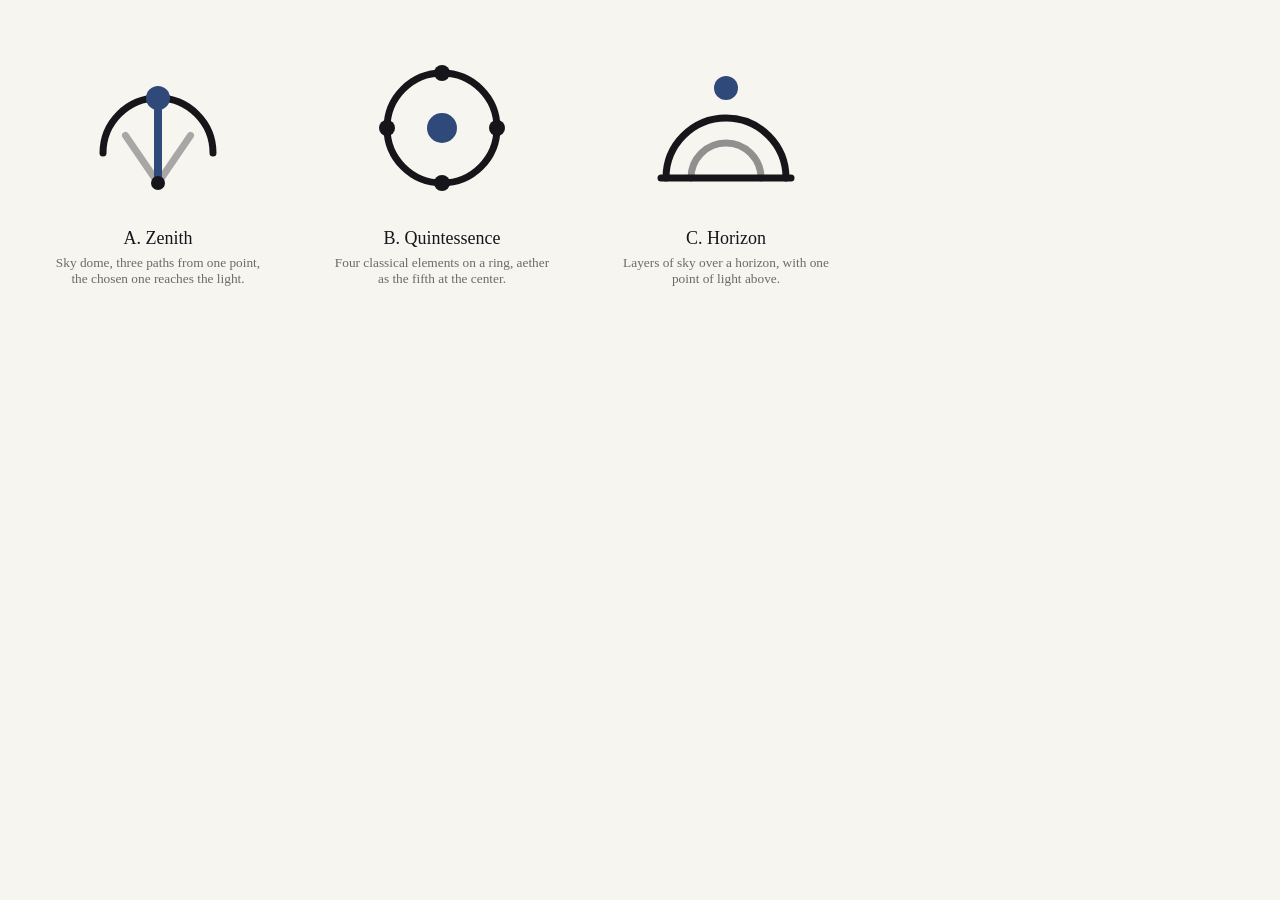
<file: design/logo-options.html>
<!doctype html>
<html lang="en">
<head>
<meta charset="utf-8">
<title>Aethis logo options</title>
<style>
  body { background: #f7f5f0; color: #16161a; font-family: "Times New Roman", serif; margin: 48px; }
  .row { display: flex; gap: 64px; flex-wrap: wrap; }
  figure { margin: 0; text-align: center; }
  svg { width: 160px; height: 160px; }
  figcaption { margin-top: 16px; font-size: 18px; }
  small { display: block; color: #6b6a66; max-width: 220px; margin-top: 6px; }
</style>
</head>
<body>
<div class="row">
  <!-- A: Zenith. A sky dome; of three paths from one origin, the chosen one reaches the light at the top. -->
  <figure>
    <svg viewBox="0 0 32 32" fill="none" stroke-linecap="round">
      <path d="M5 21 A11 11 0 0 1 27 21" stroke="#16161a" stroke-width="1.4"/>
      <line x1="16" y1="27" x2="9.5" y2="17.5" stroke="#16161a" stroke-width="1.4" opacity=".35"/>
      <line x1="16" y1="27" x2="22.5" y2="17.5" stroke="#16161a" stroke-width="1.4" opacity=".35"/>
      <line x1="16" y1="27" x2="16" y2="12.5" stroke="#2f4a7a" stroke-width="1.6"/>
      <circle cx="16" cy="10" r="2.4" fill="#2f4a7a"/>
      <circle cx="16" cy="27" r="1.4" fill="#16161a"/>
    </svg>
    <figcaption>A. Zenith</figcaption>
    <small>Sky dome, three paths from one point, the chosen one reaches the light.</small>
  </figure>

  <!-- B: Quintessence. Four element points on a ring, the fifth at the center. -->
  <figure>
    <svg viewBox="0 0 32 32" fill="none">
      <circle cx="16" cy="16" r="11" stroke="#16161a" stroke-width="1.4"/>
      <circle cx="16" cy="5" r="1.6" fill="#16161a"/>
      <circle cx="27" cy="16" r="1.6" fill="#16161a"/>
      <circle cx="16" cy="27" r="1.6" fill="#16161a"/>
      <circle cx="5" cy="16" r="1.6" fill="#16161a"/>
      <circle cx="16" cy="16" r="3" fill="#2f4a7a"/>
    </svg>
    <figcaption>B. Quintessence</figcaption>
    <small>Four classical elements on a ring, aether as the fifth at the center.</small>
  </figure>

  <!-- C: Horizon. Stacked arcs of sky with a single point of light rising. -->
  <figure>
    <svg viewBox="0 0 32 32" fill="none" stroke-linecap="round">
      <path d="M4 26 A12 12 0 0 1 28 26" stroke="#16161a" stroke-width="1.4"/>
      <path d="M9 26 A7 7 0 0 1 23 26" stroke="#16161a" stroke-width="1.4" opacity=".45"/>
      <line x1="3" y1="26" x2="29" y2="26" stroke="#16161a" stroke-width="1.4"/>
      <circle cx="16" cy="8" r="2.4" fill="#2f4a7a"/>
    </svg>
    <figcaption>C. Horizon</figcaption>
    <small>Layers of sky over a horizon, with one point of light above.</small>
  </figure>
</div>
</body>
</html>
</file>
